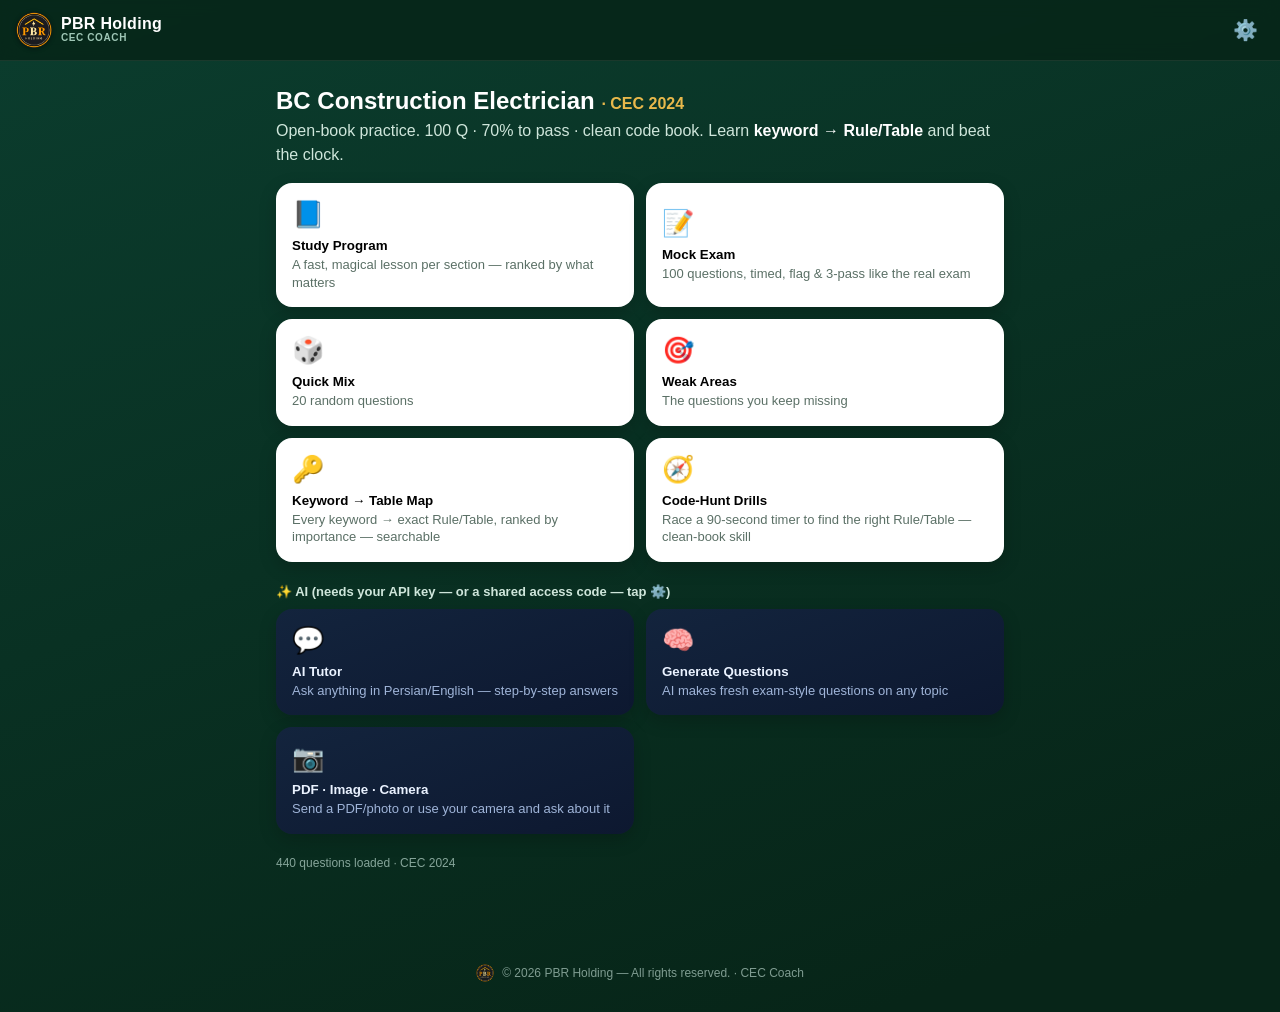
<file: cec-coach/web/index.html>
<!DOCTYPE html>
<html lang="en">
<head>
  <meta charset="UTF-8" />
  <meta name="viewport" content="width=device-width, initial-scale=1.0, maximum-scale=1.0" />
  <meta name="theme-color" content="#0b3d2e" />
  <title>CEC Coach — PBR Holding · BC Construction Electrician (CEC 2024)</title>
  <link rel="manifest" href="manifest.webmanifest?v=39" />
  <link rel="icon" type="image/png" href="favicon.png?v=39" />
  <link rel="apple-touch-icon" href="apple-touch-icon.png?v=39" />
  <meta name="apple-mobile-web-app-capable" content="yes" />
  <meta name="mobile-web-app-capable" content="yes" />
  <meta name="apple-mobile-web-app-title" content="CEC Coach" />
  <link rel="stylesheet" href="styles.css?v=39" />
</head>
<body>
  <header class="topbar">
    <div class="brand" data-home>
      <img src="logo.png?v=39" class="brandlogo" alt="PBR Holding" />
      <span class="brandtxt">PBR Holding<small>CEC Coach</small></span>
    </div>
    <div class="topright">
      <div id="hud" class="hud"></div>
      <button id="gear" class="gear" title="Settings">⚙️</button>
    </div>
  </header>

  <main id="app">
    <!-- HOME -->
    <section id="home" class="screen">
      <h1>BC Construction Electrician <span>· CEC 2024</span></h1>
      <p class="sub">Open-book practice. 100 Q · 70% to pass · clean code book.
        Learn <b>keyword → Rule/Table</b> and beat the clock.</p>

      <div class="cards">
        <button class="card" data-go="plan" hidden>
          <div class="card-ic">📅</div>
          <div class="card-t">Study Plan</div>
          <div class="card-d">Your 6-week · 3h/day plan with a live timer — tells you what to study now</div>
        </button>
        <button class="card" data-go="study">
          <div class="card-ic">📘</div>
          <div class="card-t">Study Program</div>
          <div class="card-d">A fast, magical lesson per section — ranked by what matters</div>
        </button>
        <button class="card" data-mode="section" hidden>
          <div class="card-ic">📚</div>
          <div class="card-t">Practice by Section</div>
          <div class="card-d">Drill one CEC section at a time</div>
        </button>
        <button class="card" data-mode="mock">
          <div class="card-ic">📝</div>
          <div class="card-t">Mock Exam</div>
          <div class="card-d">100 questions, timed, flag &amp; 3-pass like the real exam</div>
        </button>
        <button class="card" data-mode="random">
          <div class="card-ic">🎲</div>
          <div class="card-t">Quick Mix</div>
          <div class="card-d">20 random questions</div>
        </button>
        <button class="card" data-mode="weak">
          <div class="card-ic">🎯</div>
          <div class="card-t">Weak Areas</div>
          <div class="card-d">The questions you keep missing</div>
        </button>
        <button class="card" data-go="keymap">
          <div class="card-ic">🔑</div>
          <div class="card-t">Keyword → Table Map</div>
          <div class="card-d">Every keyword → exact Rule/Table, ranked by importance — searchable</div>
        </button>
        <button class="card" data-go="codehunt">
          <div class="card-ic">🧭</div>
          <div class="card-t">Code-Hunt Drills</div>
          <div class="card-d">Race a 90-second timer to find the right Rule/Table — clean-book skill</div>
        </button>
      </div>

      <div class="ai-row">
        <div class="ai-label">✨ AI (needs your API key — or a shared access code — tap ⚙️)</div>
        <div class="cards">
          <button class="card ai" data-go="tutor">
            <div class="card-ic">💬</div>
            <div class="card-t">AI Tutor</div>
            <div class="card-d">Ask anything in Persian/English — step-by-step answers</div>
          </button>
          <button class="card ai" data-go="generate">
            <div class="card-ic">🧠</div>
            <div class="card-t">Generate Questions</div>
            <div class="card-d">AI makes fresh exam-style questions on any topic</div>
          </button>
          <button class="card ai" data-go="vision">
            <div class="card-ic">📷</div>
            <div class="card-t">PDF · Image · Camera</div>
            <div class="card-d">Send a PDF/photo or use your camera and ask about it</div>
          </button>
        </div>
      </div>

      <div id="stats" class="stats"></div>
      <p class="foot" id="libline"></p>
    </section>

    <!-- SECTION PICKER -->
    <section id="picker" class="screen hidden">
      <button class="back" data-home>← Back</button>
      <h2>Choose a section</h2>
      <div id="sectionList" class="seclist"></div>
    </section>

    <!-- QUIZ -->
    <section id="quiz" class="screen hidden">
      <div class="quizbar">
        <button class="back" data-home>← Quit</button>
        <div class="progress"><div id="bar" class="bar"></div></div>
      </div>
      <div class="qmeta">
        <span id="qcount" class="qchip"></span>
        <span id="qscore" class="qchip score"></span>
        <span id="qtimer" class="qchip" title="Time on this question">⏱ 0:00</span>
        <span id="ttimer" class="qchip" title="Total exam time">🕒 0:00</span>
      </div>

      <div class="qcard">
        <div id="qtags" class="qtags"></div>
        <div id="qtext" class="qtext"></div>
        <div id="banner" class="banner hidden"></div>
        <div id="options" class="options"></div>
      </div>

      <div id="explain" class="explain hidden"></div>

      <div class="rowbtns navbtns">
        <button id="prev" class="ghost">← Prev</button>
        <button id="flag" class="ghost">🚩 Flag</button>
        <button id="next" class="ghost">Next →</button>
      </div>
      <div class="rowbtns">
        <button id="teach" class="primary teachbtn hidden">🧑‍🏫 Teach me · فارسی + English</button>
      </div>
      <div class="rowbtns">
        <button id="finish" class="primary finishbtn">Finish &amp; see score ✓</button>
      </div>
      <p class="foot kbhint">Tip: press <b>A B C D</b> to answer · <b>←</b> / <b>→</b> to move</p>
    </section>

    <!-- RESULTS -->
    <section id="results" class="screen hidden">
      <h2>Session complete</h2>
      <div id="score" class="score"></div>
      <div id="resultActions" class="rowbtns"></div>
      <div id="rdetail" class="rdetail"></div>
      <div id="resultActions2" class="rowbtns"></div>
    </section>

    <!-- STUDY PLAN -->
    <section id="plan" class="screen hidden">
      <button class="back" data-home>← Back</button>
      <h2 id="planTitle">📅 Study Plan — 6 weeks · 3h/day</h2>
      <div id="planLang" class="langtoggle"></div>
      <div class="timecard">
        <div id="timerBig" class="timerbig">0:00</div>
        <div class="timerbtns">
          <button id="timerToggle" class="primary">▶ Start studying</button>
          <button id="timerReset" class="ghost">Reset day</button>
        </div>
      </div>
      <div class="trackgrid">
        <div class="track"><div class="tracklbl">Today</div><div id="trkToday" class="trackval">0h / 3h</div><div class="trackbar"><div id="barToday" class="trackfill"></div></div></div>
        <div class="track"><div class="tracklbl">This week</div><div id="trkWeek" class="trackval">0h / 18h</div><div class="trackbar"><div id="barWeek" class="trackfill"></div></div></div>
        <div class="track"><div class="tracklbl">Total</div><div id="trkTotal" class="trackval">0h / 108h</div><div class="trackbar"><div id="barTotal" class="trackfill"></div></div></div>
      </div>
      <div id="nowTask" class="nowtask"></div>
      <div id="planList" class="planlist"></div>
    </section>

    <!-- CODE-HUNT DRILLS -->
    <section id="codehunt" class="screen hidden">
      <button class="back" data-home>← Back</button>
      <h2 id="chTitle">🧭 Code-Hunt Drills</h2>
      <div id="chLang" class="langtoggle"></div>
      <p id="chIntro" class="sub">A scenario appears + a 90-second timer. Race to find the governing
        Rule/Table in your code book, then reveal to check. Builds clean-book speed.</p>
      <div id="chScore" class="chscore"></div>
      <div class="qcard">
        <div id="chPrompt" class="chprompt"></div>
        <div id="chTimer" class="chtimer">1:30</div>
        <div id="chReveal" class="chrevealbox hidden"></div>
      </div>
      <div class="rowbtns">
        <button id="chShow" class="primary">Reveal location</button>
        <button id="chFound" class="ghost hidden">✅ Found in time</button>
        <button id="chMiss" class="ghost hidden">❌ Missed</button>
      </div>
    </section>

    <!-- STUDY PROGRAM -->
    <section id="study" class="screen hidden">
      <button class="back" data-home>← Back</button>
      <h2>📘 Study Program</h2>
      <p class="sub">One tight, high-yield lesson per section — ordered by how much it
        weighs on the exam. Tap a section to learn the fast way to the answer.</p>
      <div id="studyLang" class="langtoggle"></div>
      <div id="studyList" class="studylist"></div>
    </section>

    <!-- STUDY LESSON -->
    <section id="lesson" class="screen hidden">
      <button class="back" data-study>← All sections</button>
      <div id="lessonLang" class="langtoggle"></div>
      <div id="lessonBody" class="rich"></div>
      <div class="rowbtns lessonbtns">
        <button id="lessonDrill" class="primary">🎯 Drill this section</button>
        <button id="lessonGen" class="ghost">🧠 Make AI questions</button>
        <button id="lessonTeach" class="ghost">🧑‍🏫 Teach me (AI)</button>
      </div>
      <div id="lessonTeachOut"></div>
    </section>

    <!-- KEYWORD MAP -->
    <section id="keymap" class="screen hidden">
      <button class="back" data-home>← Back</button>
      <h2>🔑 Keyword → Table / Rule</h2>
      <p class="sub">See a keyword in a question → jump straight to the right place.
        Type to filter (e.g. <b>motor</b>, <b>conduit</b>, <b>voltage drop</b>).</p>
      <input id="kmSearch" type="text" placeholder="🔎 Search keyword, table, or rule…" />
      <div id="kmList" class="kmlist"></div>
      <p id="kmEmpty" class="foot hidden">No match — try another word.</p>
    </section>

    <!-- AI TUTOR -->
    <section id="tutor" class="screen hidden">
      <button class="back" data-home>← Back</button>
      <h2>💬 AI Tutor</h2>
      <p class="sub">Ask in Persian or English. The tutor knows CEC 2024 and your keyword→table map.</p>
      <div id="chatLang" class="langtoggle"></div>
      <div id="chat" class="chat"></div>
      <div class="composer">
        <textarea id="chatinput" rows="2" placeholder="Type your question… مثلا: سایز کابل برای موتور ۱۰ اسب‌بخار؟"></textarea>
        <button id="chatsend" class="primary">Send</button>
      </div>
    </section>

    <!-- GENERATE -->
    <section id="generate" class="screen hidden">
      <button class="back" data-home>← Back</button>
      <h2>🧠 Generate Questions</h2>
      <p class="sub">AI writes fresh exam-style questions with full keyword→table explanations.</p>
      <label class="fld">Topic / section
        <input id="genTopic" type="text" placeholder="e.g. motor branch conductor sizing, Section 28" />
      </label>
      <label class="fld">How many
        <select id="genCount">
          <option>3</option><option selected>5</option><option>10</option>
        </select>
      </label>
      <button id="genGo" class="primary">Generate &amp; start quiz</button>
      <div id="genStatus" class="status"></div>
    </section>

    <!-- VISION: PDF / IMAGE / CAMERA -->
    <section id="vision" class="screen hidden">
      <button class="back" data-home>← Back</button>
      <h2>📷 PDF · Image · Camera</h2>
      <p class="sub">Attach a PDF or photo (or snap one with your camera), then ask a question about it.</p>
      <div class="attachrow">
        <label class="attachbtn">🖼️ Image / PDF
          <input id="fileInput" type="file" accept="image/*,application/pdf" hidden />
        </label>
        <label class="attachbtn">📸 Camera
          <input id="camInput" type="file" accept="image/*" capture="environment" hidden />
        </label>
      </div>
      <div id="attachPreview" class="attachPreview"></div>
      <label class="fld">Your question
        <textarea id="visionQ" rows="3" placeholder="e.g. What does this table say the ampacity is? این جدول چی میگه؟"></textarea>
      </label>
      <button id="visionGo" class="primary">Ask</button>
      <div id="visionOut" class="explain hidden"></div>
    </section>

    <!-- SETTINGS -->
    <section id="settings" class="screen hidden">
      <button class="back" data-home>← Back</button>
      <h2>⚙️ Settings</h2>
      <p class="foot" style="margin-top:0">برای استفاده از AI، یا کلیدِ شخصیِ خودت را بزن، یا اگر معلمت یک «رمزِ دسترسی» داده، آن را در پایین وارد کن.</p>
      <label class="fld">Anthropic API key (stays on this device only)
        <input id="apiKey" type="password" placeholder="sk-ant-…" />
      </label>
      <label class="fld">Model
        <select id="model">
          <option value="claude-opus-4-8">Opus 4.8 — smartest (recommended)</option>
          <option value="claude-sonnet-4-6">Sonnet 4.6 — cheaper</option>
          <option value="claude-haiku-4-5">Haiku 4.5 — cheapest</option>
        </select>
      </label>

      <h3 style="color:#fff;margin-top:18px">👥 Shared access (no key needed)</h3>
      <label class="fld">Access code — رمزِ دسترسی (از معلمت بگیر)
        <input id="accessCode" type="text" placeholder="مثلاً pbr-2026" />
      </label>
      <label class="fld">Shared AI server URL (اختیاری — اگر در اپ از قبل تنظیم نشده باشد)
        <input id="proxyUrl" type="text" placeholder="https://…workers.dev" />
      </label>

      <button id="saveKey" class="primary">Save</button>
      <div id="keyStatus" class="status"></div>

      <h3 style="color:#fff;margin-top:22px">🔊 Read-aloud</h3>
      <label class="fld">Voice (choose the most natural one on your device)
        <select id="ttsVoice"></select>
      </label>
      <label class="fld">Speed: <span id="ttsRateVal">0.55×</span>
        <input id="ttsRate" type="range" min="0.4" max="1" step="0.05" value="0.55" />
      </label>
      <button id="ttsTest" class="ghost">🔊 Test the voice</button>
      <p class="foot">Tip: on Android, “Google” voices sound the most natural; on iPhone use Settings → Accessibility → Spoken Content → Voices to download an Enhanced/Canada English voice. کلید فقط روی همین دستگاه ذخیره می‌شود.</p>
    </section>
  </main>

  <footer class="copyright">
    <img src="logo.png?v=39" class="cpright-logo" alt="" />
    © 2026 PBR Holding — All rights reserved. · CEC Coach
  </footer>

  <script src="questions.js?v=39"></script>
  <script src="study.js?v=39"></script>
  <script src="app.js?v=39"></script>
</body>
</html>
</file>
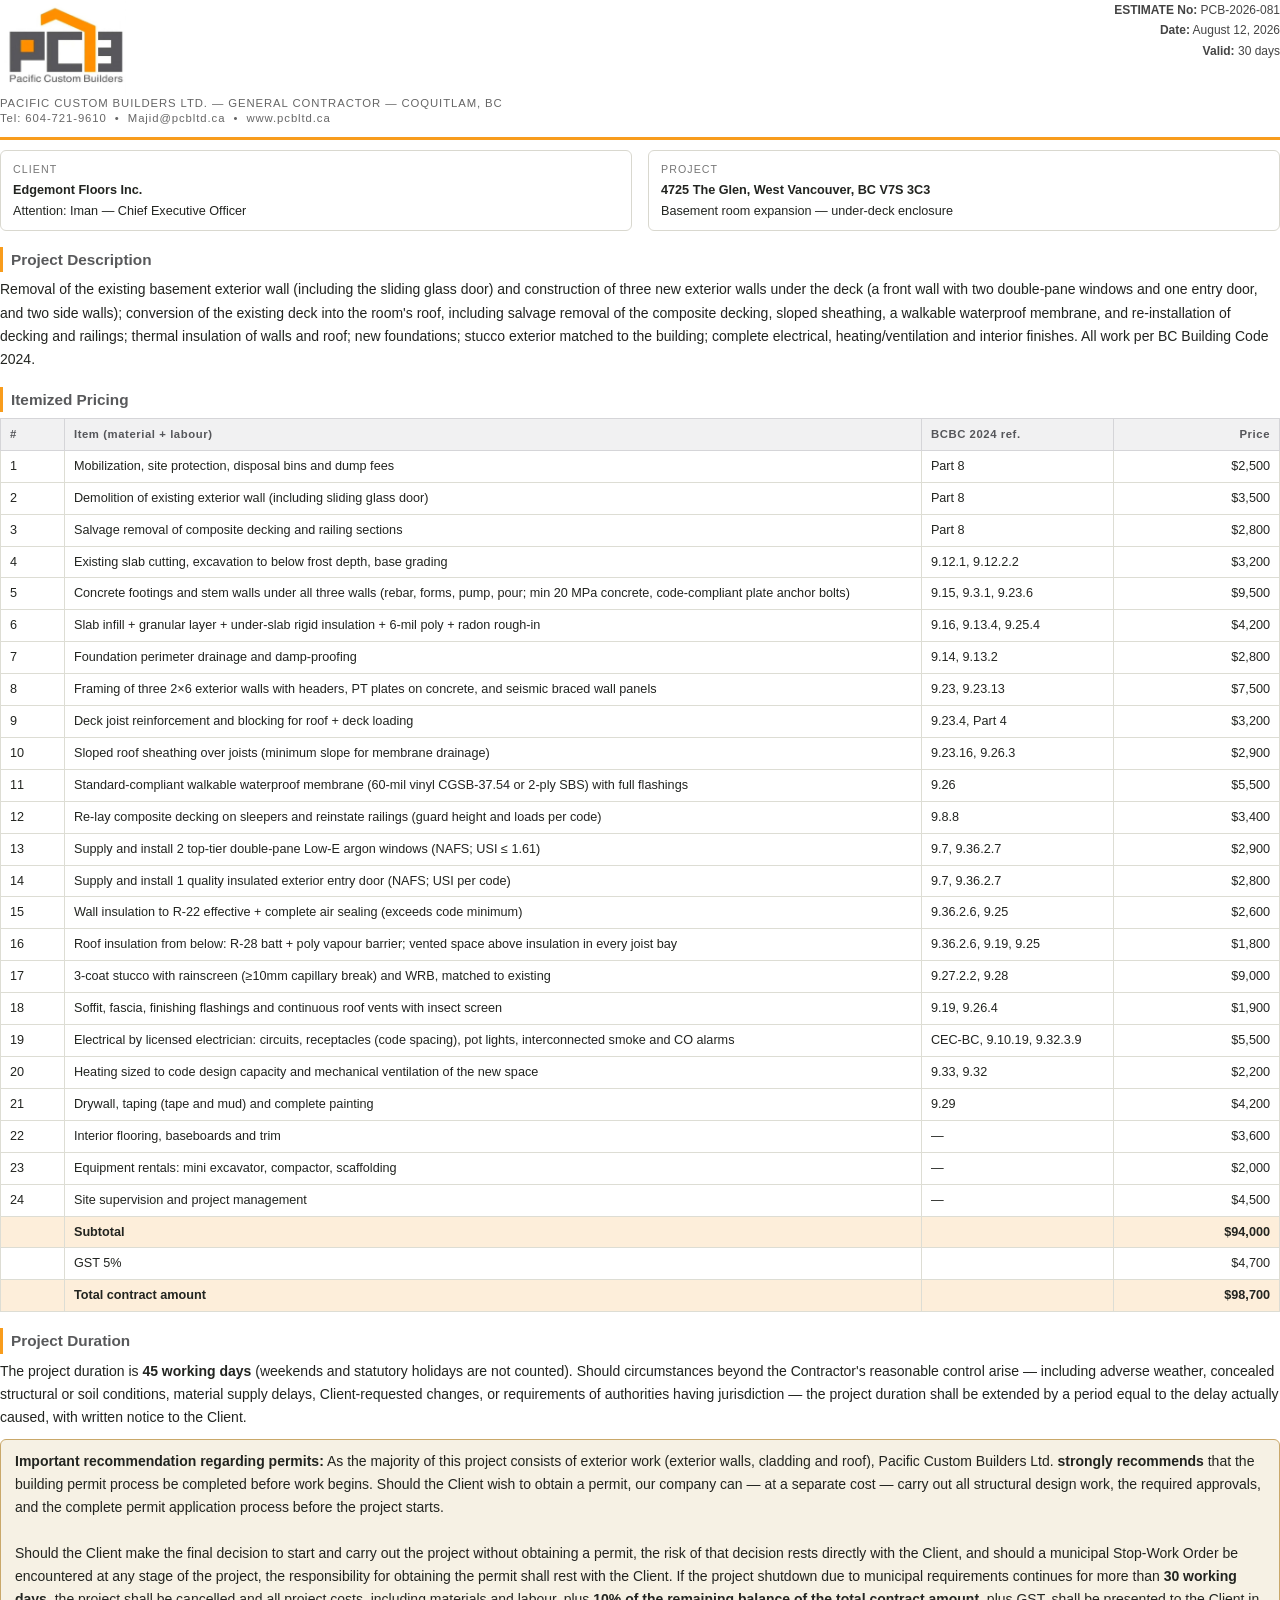
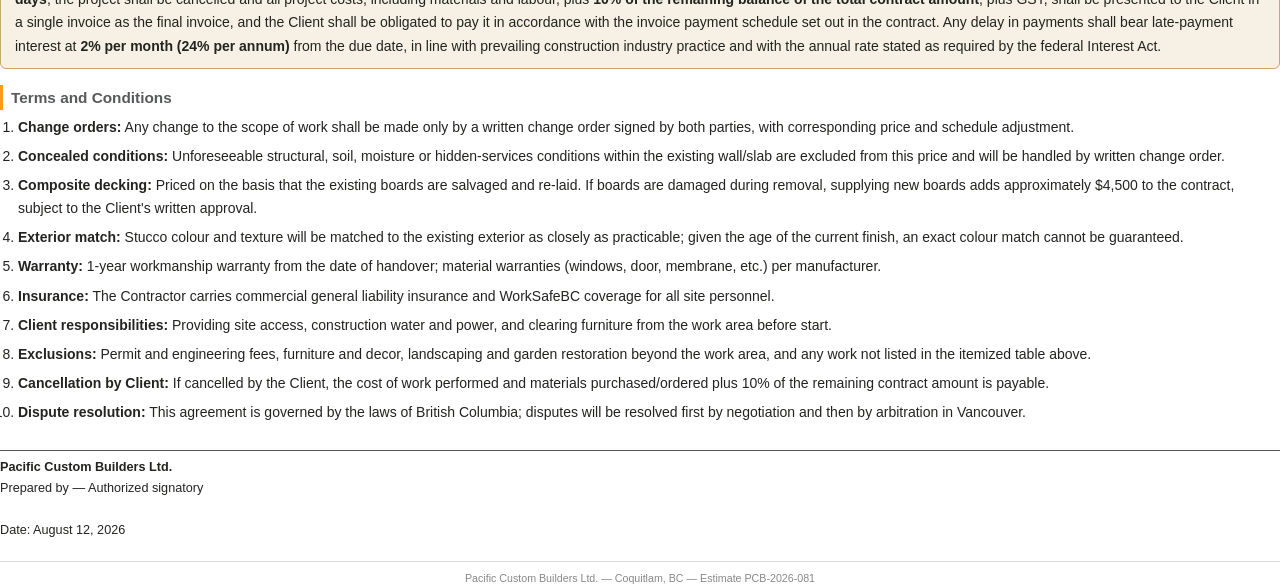
<file: estimates/pcb-estimate-en.html>
<!DOCTYPE html>
<html lang="en">
<head>
<meta charset="utf-8">
<title>Estimate — Pacific Custom Builders Ltd.</title>
<style>
  @page { size: Letter; margin: 18mm 15mm 18mm 15mm; }
  * { box-sizing: border-box; }
  body { font-family: "Vazirmatn", "Segoe UI", Arial, sans-serif; color: #222420; font-size: 10.5pt; line-height: 1.65; margin: 0; }
  .letterhead { display: flex; justify-content: space-between; align-items: flex-start; border-bottom: 3px solid #f89c1c; padding-bottom: 12px; }
  .co { font-size: 17pt; font-weight: 800; color: #58595b; line-height: 1.3; }
  .co small { display: block; font-size: 8.5pt; font-weight: 400; color: #666; letter-spacing: .08em; }
  .docmeta { text-align: right; font-size: 9pt; color: #444; line-height: 1.7; }
  h2 { font-size: 11.5pt; color: #58595b; margin: 16px 0 6px; border-left: 3.5px solid #f89c1c; padding-left: 8px; }
  p { margin: 0 0 8px; }
  .parties { display: flex; gap: 16px; margin: 10px 0 4px; }
  .party { flex: 1; border: 1px solid #d9d8cf; border-radius: 6px; padding: 8px 12px; font-size: 9.5pt; }
  .party .lbl { font-size: 8pt; color: #777; letter-spacing: .1em; }
  .party .name { font-weight: 700; }
  table { border-collapse: collapse; width: 100%; font-size: 9.5pt; }
  th { background: #f1f1f2; color: #55565a; font-size: 8.5pt; letter-spacing: .05em; text-align: left; padding: 6px 9px; border: 1px solid #d5d5d8; }
  td { padding: 5px 9px; border: 1px solid #ddddd4; vertical-align: top; }
  td.num, th.num { text-align: right; white-space: nowrap; font-variant-numeric: tabular-nums; }
  tr.sum td { font-weight: 800; background: #fdeeda; }
  .terms li { margin-bottom: 6px; }
  .terms { padding-left: 18px; margin: 4px 0 8px; }
  .warnbox { background: #f6f1e4; border: 1px solid #c9a86a; border-radius: 6px; padding: 10px 14px; margin: 10px 0; }
  .sig { display: flex; gap: 30px; margin-top: 26px; page-break-inside: avoid; }
  .sigbox { flex: 1; border-top: 1px solid #555; padding-top: 6px; font-size: 9.5pt; }
  .foot { margin-top: 20px; font-size: 8pt; color: #888; text-align: center; border-top: 1px solid #ddd; padding-top: 8px; }
  .avoid-break { page-break-inside: avoid; }
</style>
</head>
<body>

<div class="letterhead">
  <div class="co">
    <img src="[data-uri]" alt="Pacific Custom Builders" style="height:96px; display:block;">
    <small>PACIFIC CUSTOM BUILDERS LTD. — GENERAL CONTRACTOR — COQUITLAM, BC</small>
    <small>Tel: 604-721-9610 &nbsp;•&nbsp; Majid@pcbltd.ca &nbsp;•&nbsp; www.pcbltd.ca</small>
  </div>
  <div class="docmeta">
    <strong>ESTIMATE No:</strong> PCB-2026-081<br>
    <strong>Date:</strong> August 12, 2026<br>
    <strong>Valid:</strong> 30 days
  </div>
</div>

<div class="parties">
  <div class="party"><span class="lbl">CLIENT</span><br>
    <span class="name">Edgemont Floors Inc.</span><br>
    Attention: Iman — Chief Executive Officer
  </div>
  <div class="party"><span class="lbl">PROJECT</span><br>
    <span class="name">4725 The Glen, West Vancouver, BC V7S 3C3</span><br>
    Basement room expansion — under-deck enclosure
  </div>
</div>

<h2>Project Description</h2>
<p>Removal of the existing basement exterior wall (including the sliding glass door) and construction of three new exterior walls under the deck (a front wall with two double-pane windows and one entry door, and two side walls); conversion of the existing deck into the room's roof, including salvage removal of the composite decking, sloped sheathing, a walkable waterproof membrane, and re-installation of decking and railings; thermal insulation of walls and roof; new foundations; stucco exterior matched to the building; complete electrical, heating/ventilation and interior finishes. All work per BC Building Code 2024.</p>

<h2>Itemized Pricing</h2>
<table>
  <tr><th style="width:5%">#</th><th>Item (material + labour)</th><th style="width:15%">BCBC 2024 ref.</th><th class="num" style="width:13%">Price</th></tr>
  <tr><td>1</td><td>Mobilization, site protection, disposal bins and dump fees</td><td>Part 8</td><td class="num">$2,500</td></tr>
  <tr><td>2</td><td>Demolition of existing exterior wall (including sliding glass door)</td><td>Part 8</td><td class="num">$3,500</td></tr>
  <tr><td>3</td><td>Salvage removal of composite decking and railing sections</td><td>Part 8</td><td class="num">$2,800</td></tr>
  <tr><td>4</td><td>Existing slab cutting, excavation to below frost depth, base grading</td><td>9.12.1, 9.12.2.2</td><td class="num">$3,200</td></tr>
  <tr><td>5</td><td>Concrete footings and stem walls under all three walls (rebar, forms, pump, pour; min 20 MPa concrete, code-compliant plate anchor bolts)</td><td>9.15, 9.3.1, 9.23.6</td><td class="num">$9,500</td></tr>
  <tr><td>6</td><td>Slab infill + granular layer + under-slab rigid insulation + 6-mil poly + radon rough-in</td><td>9.16, 9.13.4, 9.25.4</td><td class="num">$4,200</td></tr>
  <tr><td>7</td><td>Foundation perimeter drainage and damp-proofing</td><td>9.14, 9.13.2</td><td class="num">$2,800</td></tr>
  <tr><td>8</td><td>Framing of three 2×6 exterior walls with headers, PT plates on concrete, and seismic braced wall panels</td><td>9.23, 9.23.13</td><td class="num">$7,500</td></tr>
  <tr><td>9</td><td>Deck joist reinforcement and blocking for roof + deck loading</td><td>9.23.4, Part 4</td><td class="num">$3,200</td></tr>
  <tr><td>10</td><td>Sloped roof sheathing over joists (minimum slope for membrane drainage)</td><td>9.23.16, 9.26.3</td><td class="num">$2,900</td></tr>
  <tr><td>11</td><td>Standard-compliant walkable waterproof membrane (60-mil vinyl CGSB-37.54 or 2-ply SBS) with full flashings</td><td>9.26</td><td class="num">$5,500</td></tr>
  <tr><td>12</td><td>Re-lay composite decking on sleepers and reinstate railings (guard height and loads per code)</td><td>9.8.8</td><td class="num">$3,400</td></tr>
  <tr><td>13</td><td>Supply and install 2 top-tier double-pane Low-E argon windows (NAFS; USI ≤ 1.61)</td><td>9.7, 9.36.2.7</td><td class="num">$2,900</td></tr>
  <tr><td>14</td><td>Supply and install 1 quality insulated exterior entry door (NAFS; USI per code)</td><td>9.7, 9.36.2.7</td><td class="num">$2,800</td></tr>
  <tr><td>15</td><td>Wall insulation to R-22 effective + complete air sealing (exceeds code minimum)</td><td>9.36.2.6, 9.25</td><td class="num">$2,600</td></tr>
  <tr><td>16</td><td>Roof insulation from below: R-28 batt + poly vapour barrier; vented space above insulation in every joist bay</td><td>9.36.2.6, 9.19, 9.25</td><td class="num">$1,800</td></tr>
  <tr><td>17</td><td>3-coat stucco with rainscreen (≥10mm capillary break) and WRB, matched to existing</td><td>9.27.2.2, 9.28</td><td class="num">$9,000</td></tr>
  <tr><td>18</td><td>Soffit, fascia, finishing flashings and continuous roof vents with insect screen</td><td>9.19, 9.26.4</td><td class="num">$1,900</td></tr>
  <tr><td>19</td><td>Electrical by licensed electrician: circuits, receptacles (code spacing), pot lights, interconnected smoke and CO alarms</td><td>CEC-BC, 9.10.19, 9.32.3.9</td><td class="num">$5,500</td></tr>
  <tr><td>20</td><td>Heating sized to code design capacity and mechanical ventilation of the new space</td><td>9.33, 9.32</td><td class="num">$2,200</td></tr>
  <tr><td>21</td><td>Drywall, taping (tape and mud) and complete painting</td><td>9.29</td><td class="num">$4,200</td></tr>
  <tr><td>22</td><td>Interior flooring, baseboards and trim</td><td>—</td><td class="num">$3,600</td></tr>
  <tr><td>23</td><td>Equipment rentals: mini excavator, compactor, scaffolding</td><td>—</td><td class="num">$2,000</td></tr>
  <tr><td>24</td><td>Site supervision and project management</td><td>—</td><td class="num">$4,500</td></tr>
  <tr class="sum"><td></td><td>Subtotal</td><td></td><td class="num">$94,000</td></tr>
  <tr><td></td><td>GST 5%</td><td></td><td class="num">$4,700</td></tr>
  <tr class="sum"><td></td><td><strong>Total contract amount</strong></td><td></td><td class="num"><strong>$98,700</strong></td></tr>
</table>


<h2>Project Duration</h2>
<p>The project duration is <strong>45 working days</strong> (weekends and statutory holidays are not counted). Should circumstances beyond the Contractor's reasonable control arise — including adverse weather, concealed structural or soil conditions, material supply delays, Client-requested changes, or requirements of authorities having jurisdiction — the project duration shall be extended by a period equal to the delay actually caused, with written notice to the Client.</p>

<div class="warnbox avoid-break">
<strong>Important recommendation regarding permits:</strong> As the majority of this project consists of exterior work (exterior walls, cladding and roof), Pacific Custom Builders Ltd. <strong>strongly recommends</strong> that the building permit process be completed before work begins. Should the Client wish to obtain a permit, our company can — at a separate cost — carry out all structural design work, the required approvals, and the complete permit application process before the project starts.
<br><br>
Should the Client make the final decision to start and carry out the project without obtaining a permit, the risk of that decision rests directly with the Client, and should a municipal Stop-Work Order be encountered at any stage of the project, the responsibility for obtaining the permit shall rest with the Client. If the project shutdown due to municipal requirements continues for more than <strong>30 working days</strong>, the project shall be cancelled and all project costs, including materials and labour, plus <strong>10% of the remaining balance of the total contract amount</strong>, plus GST, shall be presented to the Client in a single invoice as the final invoice, and the Client shall be obligated to pay it in accordance with the invoice payment schedule set out in the contract. Any delay in payments shall bear late-payment interest at <strong>2% per month (24% per annum)</strong> from the due date, in line with prevailing construction industry practice and with the annual rate stated as required by the federal Interest Act.
</div>

<h2>Terms and Conditions</h2>
<ol class="terms">
  <li><strong>Change orders:</strong> Any change to the scope of work shall be made only by a written change order signed by both parties, with corresponding price and schedule adjustment.</li>
  <li><strong>Concealed conditions:</strong> Unforeseeable structural, soil, moisture or hidden-services conditions within the existing wall/slab are excluded from this price and will be handled by written change order.</li>
  <li><strong>Composite decking:</strong> Priced on the basis that the existing boards are salvaged and re-laid. If boards are damaged during removal, supplying new boards adds approximately $4,500 to the contract, subject to the Client's written approval.</li>
  <li><strong>Exterior match:</strong> Stucco colour and texture will be matched to the existing exterior as closely as practicable; given the age of the current finish, an exact colour match cannot be guaranteed.</li>
  <li><strong>Warranty:</strong> 1-year workmanship warranty from the date of handover; material warranties (windows, door, membrane, etc.) per manufacturer.</li>
  <li><strong>Insurance:</strong> The Contractor carries commercial general liability insurance and WorkSafeBC coverage for all site personnel.</li>
  <li><strong>Client responsibilities:</strong> Providing site access, construction water and power, and clearing furniture from the work area before start.</li>
  <li><strong>Exclusions:</strong> Permit and engineering fees, furniture and decor, landscaping and garden restoration beyond the work area, and any work not listed in the itemized table above.</li>
  <li><strong>Cancellation by Client:</strong> If cancelled by the Client, the cost of work performed and materials purchased/ordered plus 10% of the remaining contract amount is payable.</li>
  <li><strong>Dispute resolution:</strong> This agreement is governed by the laws of British Columbia; disputes will be resolved first by negotiation and then by arbitration in Vancouver.</li>
</ol>

<div class="sig">
  <div class="sigbox"><strong>Pacific Custom Builders Ltd.</strong><br>Prepared by — Authorized signatory<br><br>Date: August 12, 2026</div>
</div>

<div class="foot">Pacific Custom Builders Ltd. — Coquitlam, BC — Estimate PCB-2026-081</div>

</body>
</html>
</file>
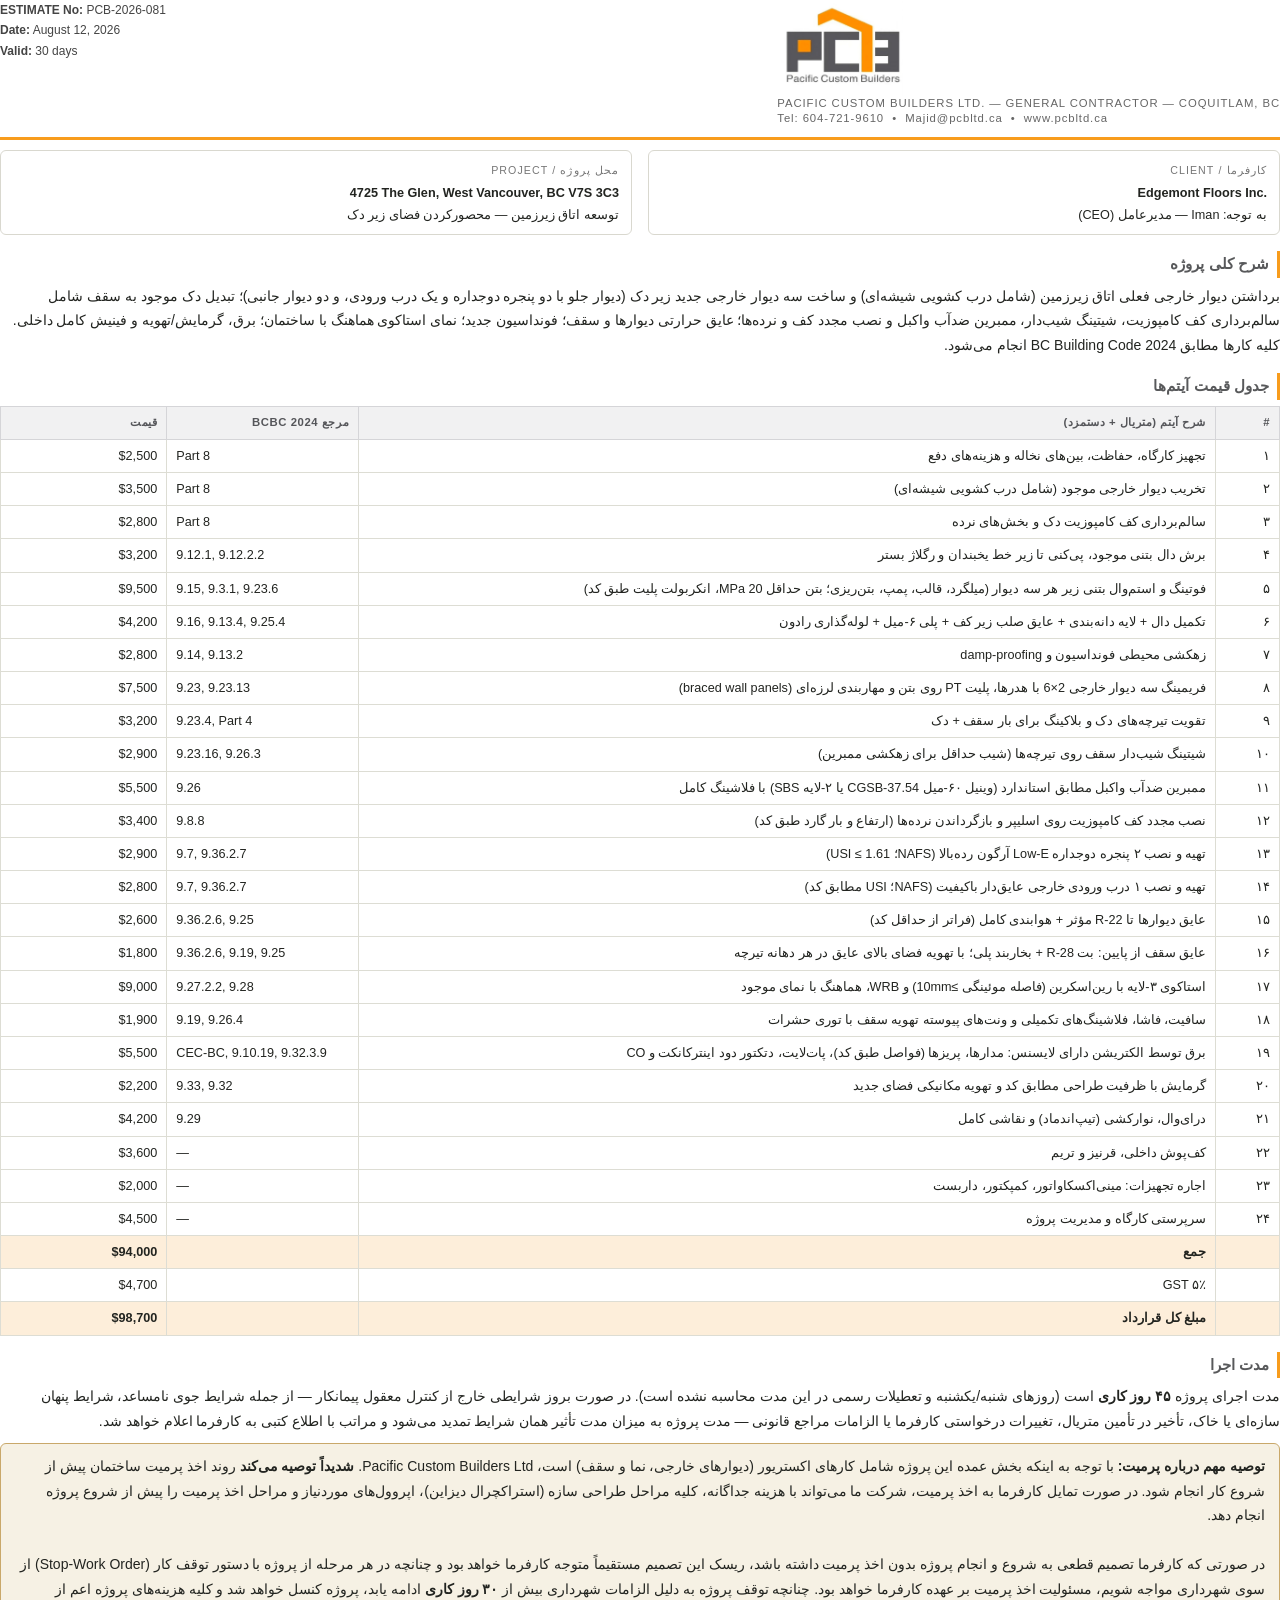
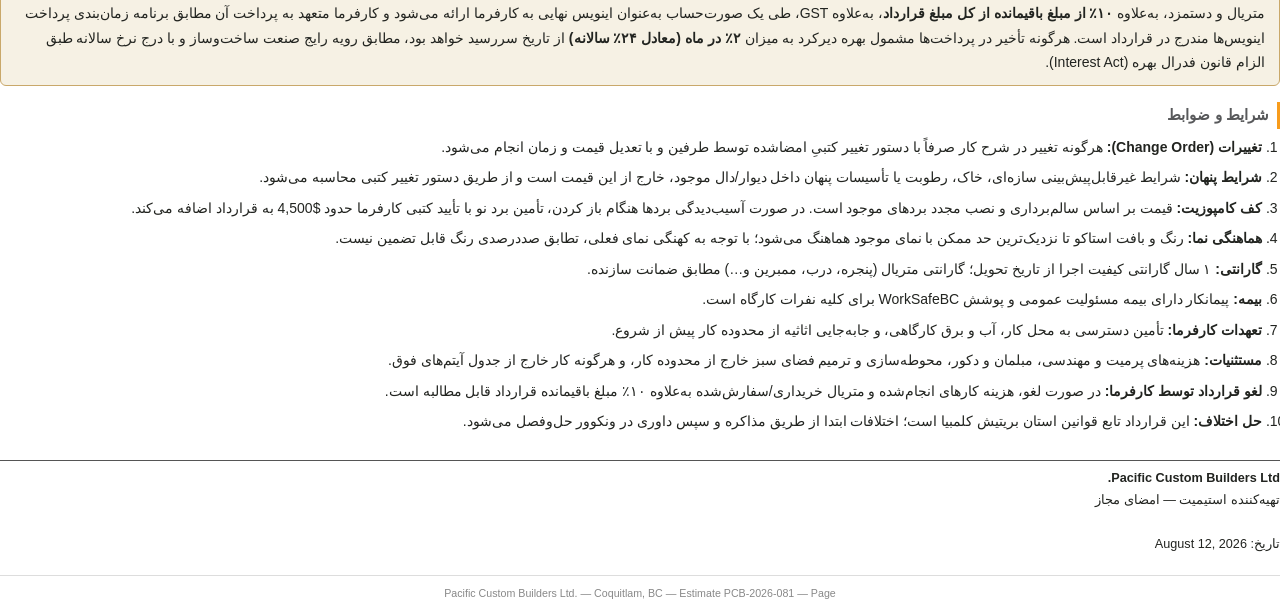
<file: estimates/pcb-estimate-fa.html>
<!DOCTYPE html>
<html lang="fa" dir="rtl">
<head>
<meta charset="utf-8">
<title>Estimate — Pacific Custom Builders Ltd.</title>
<style>
  @page { size: Letter; margin: 18mm 15mm 18mm 15mm; }
  * { box-sizing: border-box; }
  body { font-family: "Vazirmatn", sans-serif; color: #222420; font-size: 10.5pt; line-height: 1.75; margin: 0; }
  .letterhead { display: flex; justify-content: space-between; align-items: flex-start; border-bottom: 3px solid #f89c1c; padding-bottom: 12px; }
  .co { font-size: 17pt; font-weight: 800; color: #58595b; direction: ltr; text-align: left; line-height: 1.3; }
  .co small { display: block; font-size: 8.5pt; font-weight: 400; color: #666; letter-spacing: .08em; }
  .docmeta { text-align: left; direction: ltr; font-size: 9pt; color: #444; line-height: 1.7; }
  h1 { font-size: 14pt; margin: 16px 0 4px; }
  h2 { font-size: 11.5pt; color: #58595b; margin: 16px 0 6px; border-right: 3.5px solid #f89c1c; padding-right: 8px; }
  p { margin: 0 0 8px; }
  .parties { display: flex; gap: 16px; margin: 10px 0 4px; }
  .party { flex: 1; border: 1px solid #d9d8cf; border-radius: 6px; padding: 8px 12px; font-size: 9.5pt; }
  .party .lbl { font-size: 8pt; color: #777; letter-spacing: .1em; }
  .party .name { font-weight: 700; direction: ltr; unicode-bidi: isolate; display: inline-block; }
  table { border-collapse: collapse; width: 100%; font-size: 9.5pt; }
  th { background: #f1f1f2; color: #55565a; font-size: 8.5pt; letter-spacing: .05em; text-align: right; padding: 6px 9px; border: 1px solid #d5d5d8; }
  td { padding: 5px 9px; border: 1px solid #ddddd4; vertical-align: top; }
  td.num, th.num { direction: ltr; text-align: right; white-space: nowrap; font-variant-numeric: tabular-nums; }
  tr.sum td { font-weight: 800; background: #fdeeda; }
  .terms li { margin-bottom: 6px; }
  .terms { padding-right: 18px; margin: 4px 0 8px; }
  .warnbox { background: #f6f1e4; border: 1px solid #c9a86a; border-radius: 6px; padding: 10px 14px; margin: 10px 0; }
  .sig { display: flex; gap: 30px; margin-top: 26px; page-break-inside: avoid; }
  .sigbox { flex: 1; border-top: 1px solid #555; padding-top: 6px; font-size: 9.5pt; }
  .foot { margin-top: 20px; font-size: 8pt; color: #888; text-align: center; border-top: 1px solid #ddd; padding-top: 8px; direction: ltr; }
  .avoid-break { page-break-inside: avoid; }
</style>
</head>
<body>

<div class="letterhead">
  <div class="co">
    <img src="[data-uri]" alt="Pacific Custom Builders" style="height:96px; display:block;">
    <small>PACIFIC CUSTOM BUILDERS LTD. — GENERAL CONTRACTOR — COQUITLAM, BC</small>
    <small>Tel: 604-721-9610 &nbsp;•&nbsp; Majid@pcbltd.ca &nbsp;•&nbsp; www.pcbltd.ca</small>
  </div>
  <div class="docmeta">
    <strong>ESTIMATE No:</strong> PCB-2026-081<br>
    <strong>Date:</strong> August 12, 2026<br>
    <strong>Valid:</strong> 30 days
  </div>
</div>

<div class="parties">
  <div class="party"><span class="lbl">کارفرما / CLIENT</span><br>
    <span class="name">Edgemont Floors Inc.</span><br>
    به توجه: Iman — مدیرعامل (CEO)
  </div>
  <div class="party"><span class="lbl">محل پروژه / PROJECT</span><br>
    <span class="name">4725 The Glen, West Vancouver, BC V7S 3C3</span><br>
    توسعه اتاق زیرزمین — محصورکردن فضای زیر دک
  </div>
</div>

<h2>شرح کلی پروژه</h2>
<p>برداشتن دیوار خارجی فعلی اتاق زیرزمین (شامل درب کشویی شیشه‌ای) و ساخت سه دیوار خارجی جدید زیر دک (دیوار جلو با دو پنجره دوجداره و یک درب ورودی، و دو دیوار جانبی)؛ تبدیل دک موجود به سقف شامل سالم‌برداری کف کامپوزیت، شیتینگ شیب‌دار، ممبرین ضدآب واکبل و نصب مجدد کف و نرده‌ها؛ عایق حرارتی دیوارها و سقف؛ فونداسیون جدید؛ نمای استاکوی هماهنگ با ساختمان؛ برق، گرمایش/تهویه و فینیش کامل داخلی. کلیه کارها مطابق <span dir="ltr">BC Building Code 2024</span> انجام می‌شود.</p>

<h2>جدول قیمت آیتم‌ها</h2>
<table>
  <tr><th style="width:5%">#</th><th>شرح آیتم (متریال + دستمزد)</th><th style="width:15%">مرجع BCBC 2024</th><th class="num" style="width:13%">قیمت</th></tr>
  <tr><td>۱</td><td>تجهیز کارگاه، حفاظت، بین‌های نخاله و هزینه‌های دفع</td><td dir="ltr">Part 8</td><td class="num">$2,500</td></tr>
  <tr><td>۲</td><td>تخریب دیوار خارجی موجود (شامل درب کشویی شیشه‌ای)</td><td dir="ltr">Part 8</td><td class="num">$3,500</td></tr>
  <tr><td>۳</td><td>سالم‌برداری کف کامپوزیت دک و بخش‌های نرده</td><td dir="ltr">Part 8</td><td class="num">$2,800</td></tr>
  <tr><td>۴</td><td>برش دال بتنی موجود، پی‌کنی تا زیر خط یخبندان و رگلاژ بستر</td><td dir="ltr">9.12.1, 9.12.2.2</td><td class="num">$3,200</td></tr>
  <tr><td>۵</td><td>فوتینگ و استم‌وال بتنی زیر هر سه دیوار (میلگرد، قالب، پمپ، بتن‌ریزی؛ بتن حداقل 20 MPa، انکربولت پلیت طبق کد)</td><td dir="ltr">9.15, 9.3.1, 9.23.6</td><td class="num">$9,500</td></tr>
  <tr><td>۶</td><td>تکمیل دال + لایه دانه‌بندی + عایق صلب زیر کف + پلی ۶-میل + لوله‌گذاری رادون</td><td dir="ltr">9.16, 9.13.4, 9.25.4</td><td class="num">$4,200</td></tr>
  <tr><td>۷</td><td>زهکشی محیطی فونداسیون و damp-proofing</td><td dir="ltr">9.14, 9.13.2</td><td class="num">$2,800</td></tr>
  <tr><td>۸</td><td>فریمینگ سه دیوار خارجی 2×6 با هدرها، پلیت PT روی بتن و مهاربندی لرزه‌ای (braced wall panels)</td><td dir="ltr">9.23, 9.23.13</td><td class="num">$7,500</td></tr>
  <tr><td>۹</td><td>تقویت تیرچه‌های دک و بلاکینگ برای بار سقف + دک</td><td dir="ltr">9.23.4, Part 4</td><td class="num">$3,200</td></tr>
  <tr><td>۱۰</td><td>شیتینگ شیب‌دار سقف روی تیرچه‌ها (شیب حداقل برای زهکشی ممبرین)</td><td dir="ltr">9.23.16, 9.26.3</td><td class="num">$2,900</td></tr>
  <tr><td>۱۱</td><td>ممبرین ضدآب واکبل مطابق استاندارد (وینیل ۶۰-میل CGSB-37.54 یا ۲-لایه SBS) با فلاشینگ کامل</td><td dir="ltr">9.26</td><td class="num">$5,500</td></tr>
  <tr><td>۱۲</td><td>نصب مجدد کف کامپوزیت روی اسلیپر و بازگرداندن نرده‌ها (ارتفاع و بار گارد طبق کد)</td><td dir="ltr">9.8.8</td><td class="num">$3,400</td></tr>
  <tr><td>۱۳</td><td>تهیه و نصب ۲ پنجره دوجداره Low-E آرگون رده‌بالا (NAFS؛ USI ≤ 1.61)</td><td dir="ltr">9.7, 9.36.2.7</td><td class="num">$2,900</td></tr>
  <tr><td>۱۴</td><td>تهیه و نصب ۱ درب ورودی خارجی عایق‌دار باکیفیت (NAFS؛ USI مطابق کد)</td><td dir="ltr">9.7, 9.36.2.7</td><td class="num">$2,800</td></tr>
  <tr><td>۱۵</td><td>عایق دیوارها تا R-22 مؤثر + هوابندی کامل (فراتر از حداقل کد)</td><td dir="ltr">9.36.2.6, 9.25</td><td class="num">$2,600</td></tr>
  <tr><td>۱۶</td><td>عایق سقف از پایین: بت R-28 + بخاربند پلی؛ با تهویه فضای بالای عایق در هر دهانه تیرچه</td><td dir="ltr">9.36.2.6, 9.19, 9.25</td><td class="num">$1,800</td></tr>
  <tr><td>۱۷</td><td>استاکوی ۳-لایه با رین‌اسکرین (فاصله موئینگی ≥10mm) و WRB، هماهنگ با نمای موجود</td><td dir="ltr">9.27.2.2, 9.28</td><td class="num">$9,000</td></tr>
  <tr><td>۱۸</td><td>سافیت، فاشا، فلاشینگ‌های تکمیلی و ونت‌های پیوسته تهویه سقف با توری حشرات</td><td dir="ltr">9.19, 9.26.4</td><td class="num">$1,900</td></tr>
  <tr><td>۱۹</td><td>برق توسط الکتریشن دارای لایسنس: مدارها، پریزها (فواصل طبق کد)، پات‌لایت، دتکتور دود اینترکانکت و CO</td><td dir="ltr">CEC-BC, 9.10.19, 9.32.3.9</td><td class="num">$5,500</td></tr>
  <tr><td>۲۰</td><td>گرمایش با ظرفیت طراحی مطابق کد و تهویه مکانیکی فضای جدید</td><td dir="ltr">9.33, 9.32</td><td class="num">$2,200</td></tr>
  <tr><td>۲۱</td><td>درای‌وال، نوارکشی (تیپ‌اندماد) و نقاشی کامل</td><td dir="ltr">9.29</td><td class="num">$4,200</td></tr>
  <tr><td>۲۲</td><td>کف‌پوش داخلی، قرنیز و تریم</td><td dir="ltr">—</td><td class="num">$3,600</td></tr>
  <tr><td>۲۳</td><td>اجاره تجهیزات: مینی‌اکسکاواتور، کمپکتور، داربست</td><td dir="ltr">—</td><td class="num">$2,000</td></tr>
  <tr><td>۲۴</td><td>سرپرستی کارگاه و مدیریت پروژه</td><td dir="ltr">—</td><td class="num">$4,500</td></tr>
  <tr class="sum"><td></td><td>جمع</td><td></td><td class="num">$94,000</td></tr>
  <tr><td></td><td>GST ۵٪</td><td></td><td class="num">$4,700</td></tr>
  <tr class="sum"><td></td><td><strong>مبلغ کل قرارداد</strong></td><td></td><td class="num"><strong>$98,700</strong></td></tr>
</table>


<h2>مدت اجرا</h2>
<p>مدت اجرای پروژه <strong>۴۵ روز کاری</strong> است (روزهای شنبه/یکشنبه و تعطیلات رسمی در این مدت محاسبه نشده است). در صورت بروز شرایطی خارج از کنترل معقول پیمانکار — از جمله شرایط جوی نامساعد، شرایط پنهان سازه‌ای یا خاک، تأخیر در تأمین متریال، تغییرات درخواستی کارفرما یا الزامات مراجع قانونی — مدت پروژه به میزان مدت تأثیر همان شرایط تمدید می‌شود و مراتب با اطلاع کتبی به کارفرما اعلام خواهد شد.</p>

<div class="warnbox avoid-break">
<strong>توصیه مهم درباره پرمیت:</strong> با توجه به اینکه بخش عمده این پروژه شامل کارهای اکستریور (دیوارهای خارجی، نما و سقف) است، Pacific Custom Builders Ltd. <strong>شدیداً توصیه می‌کند</strong> روند اخذ پرمیت ساختمان پیش از شروع کار انجام شود. در صورت تمایل کارفرما به اخذ پرمیت، شرکت ما می‌تواند با هزینه جداگانه، کلیه مراحل طراحی سازه (استراکچرال دیزاین)، اپروول‌های موردنیاز و مراحل اخذ پرمیت را پیش از شروع پروژه انجام دهد.
<br><br>
در صورتی که کارفرما تصمیم قطعی به شروع و انجام پروژه بدون اخذ پرمیت داشته باشد، ریسک این تصمیم مستقیماً متوجه کارفرما خواهد بود و چنانچه در هر مرحله از پروژه با دستور توقف کار (Stop-Work Order) از سوی شهرداری مواجه شویم، مسئولیت اخذ پرمیت بر عهده کارفرما خواهد بود. چنانچه توقف پروژه به دلیل الزامات شهرداری بیش از <strong>۳۰ روز کاری</strong> ادامه یابد، پروژه کنسل خواهد شد و کلیه هزینه‌های پروژه اعم از متریال و دستمزد، به‌علاوه <strong>۱۰٪ از مبلغ باقیمانده از کل مبلغ قرارداد</strong>، به‌علاوه GST، طی یک صورت‌حساب به‌عنوان اینویس نهایی به کارفرما ارائه می‌شود و کارفرما متعهد به پرداخت آن مطابق برنامه زمان‌بندی پرداخت اینویس‌ها مندرج در قرارداد است. هرگونه تأخیر در پرداخت‌ها مشمول بهره دیرکرد به میزان <strong>۲٪ در ماه (معادل ۲۴٪ سالانه)</strong> از تاریخ سررسید خواهد بود، مطابق رویه رایج صنعت ساخت‌وساز و با درج نرخ سالانه طبق الزام قانون فدرال بهره (Interest Act).
</div>

<h2>شرایط و ضوابط</h2>
<ol class="terms">
  <li><strong>تغییرات (Change Order):</strong> هرگونه تغییر در شرح کار صرفاً با دستور تغییر کتبیِ امضاشده توسط طرفین و با تعدیل قیمت و زمان انجام می‌شود.</li>
  <li><strong>شرایط پنهان:</strong> شرایط غیرقابل‌پیش‌بینی سازه‌ای، خاک، رطوبت یا تأسیسات پنهان داخل دیوار/دال موجود، خارج از این قیمت است و از طریق دستور تغییر کتبی محاسبه می‌شود.</li>
  <li><strong>کف کامپوزیت:</strong> قیمت بر اساس سالم‌برداری و نصب مجدد بردهای موجود است. در صورت آسیب‌دیدگی بردها هنگام باز کردن، تأمین برد نو با تأیید کتبی کارفرما حدود $4,500 به قرارداد اضافه می‌کند.</li>
  <li><strong>هماهنگی نما:</strong> رنگ و بافت استاکو تا نزدیک‌ترین حد ممکن با نمای موجود هماهنگ می‌شود؛ با توجه به کهنگی نمای فعلی، تطابق صددرصدی رنگ قابل تضمین نیست.</li>
  <li><strong>گارانتی:</strong> ۱ سال گارانتی کیفیت اجرا از تاریخ تحویل؛ گارانتی متریال (پنجره، درب، ممبرین و…) مطابق ضمانت سازنده.</li>
  <li><strong>بیمه:</strong> پیمانکار دارای بیمه مسئولیت عمومی و پوشش WorkSafeBC برای کلیه نفرات کارگاه است.</li>
  <li><strong>تعهدات کارفرما:</strong> تأمین دسترسی به محل کار، آب و برق کارگاهی، و جابه‌جایی اثاثیه از محدوده کار پیش از شروع.</li>
  <li><strong>مستثنیات:</strong> هزینه‌های پرمیت و مهندسی، مبلمان و دکور، محوطه‌سازی و ترمیم فضای سبز خارج از محدوده کار، و هرگونه کار خارج از جدول آیتم‌های فوق.</li>
  <li><strong>لغو قرارداد توسط کارفرما:</strong> در صورت لغو، هزینه کارهای انجام‌شده و متریال خریداری/سفارش‌شده به‌علاوه ۱۰٪ مبلغ باقیمانده قرارداد قابل مطالبه است.</li>
  <li><strong>حل اختلاف:</strong> این قرارداد تابع قوانین استان بریتیش کلمبیا است؛ اختلافات ابتدا از طریق مذاکره و سپس داوری در ونکوور حل‌وفصل می‌شود.</li>
</ol>

<div class="sig">
  <div class="sigbox"><strong>Pacific Custom Builders Ltd.</strong><br>تهیه‌کننده استیمیت — امضای مجاز<br><br>تاریخ: August 12, 2026</div>
</div>

<div class="foot">Pacific Custom Builders Ltd. — Coquitlam, BC — Estimate PCB-2026-081 — Page <span></span></div>

</body>
</html>
</file>
<file: cec-coach/web/styles.css>
:root{
  --bg:#0b3d2e; --bg2:#0e4a37; --card:#ffffff; --ink:#10241c; --muted:#5b7066;
  --accent:#1db954; --accent2:#0b8a43; --line:#e3eae6; --bad:#c0392b; --good:#1e8e3e;
  --gold:#e8b84b;
}
*{box-sizing:border-box}
html,body{margin:0;padding:0}
body{
  font-family:-apple-system,BlinkMacSystemFont,"Segoe UI",Roboto,Helvetica,Arial,sans-serif;
  background:linear-gradient(160deg,var(--bg),#072518 90%);
  color:var(--ink); min-height:100vh;
}
.topbar{
  position:sticky; top:0; z-index:10; display:flex; align-items:center; justify-content:space-between;
  padding:12px 16px; background:rgba(7,37,24,.85); backdrop-filter:blur(8px); color:#fff;
  border-bottom:1px solid rgba(255,255,255,.08);
}
.brand{display:flex; align-items:center; gap:9px; font-weight:800; letter-spacing:.3px; cursor:pointer}
.brandlogo{height:36px; width:36px; border-radius:50%; flex:0 0 auto; box-shadow:0 1px 4px rgba(0,0,0,.35)}
.brandtxt{display:flex; flex-direction:column; line-height:1.06}
.brandtxt small{font-size:10px; font-weight:600; color:#9fc7b6; letter-spacing:.6px; text-transform:uppercase}
.copyright{display:flex; align-items:center; justify-content:center; gap:8px; color:#7f9c91;
  font-size:12px; padding:20px 16px 30px; text-align:center}
.cpright-logo{height:18px; width:18px; border-radius:50%; opacity:.9}
.topright{display:flex; align-items:center; gap:10px}
.hud{font-size:13px; opacity:.85}
.gear{background:transparent; border:0; font-size:20px; cursor:pointer}
#app{max-width:760px; margin:0 auto; padding:18px 16px 60px}
.screen{animation:fade .25s ease}
.hidden{display:none !important}
@keyframes fade{from{opacity:0; transform:translateY(6px)}to{opacity:1;transform:none}}

h1{color:#fff; font-size:24px; margin:8px 0 4px}
h1 span{color:var(--gold); font-weight:600; font-size:16px}
h2{color:#fff; margin:6px 0 10px}
.sub{color:#cfe6db; margin:0 0 16px; line-height:1.5}
.sub b{color:#fff}

.cards{display:grid; grid-template-columns:1fr 1fr; gap:12px}
.card{
  text-align:left; background:var(--card); border:0; border-radius:16px; padding:16px;
  cursor:pointer; box-shadow:0 6px 18px rgba(0,0,0,.18); transition:transform .12s, box-shadow .12s;
}
.card:active{transform:scale(.98)}
.card[hidden]{display:none}
.card:hover{box-shadow:0 10px 26px rgba(0,0,0,.26)}
.card.ai{background:linear-gradient(160deg,#13243d,#0d1830); color:#eaf2ff}
.card-ic{font-size:26px}
.card-t{font-weight:700; margin-top:8px}
.card-d{font-size:13px; color:var(--muted); margin-top:3px; line-height:1.35}
.card.ai .card-d{color:#9fb4d8}

.ai-row{margin-top:22px}
.ai-label{color:#cfe6db; font-size:13px; margin:0 0 10px; font-weight:600}

.stats{margin-top:20px; color:#cfe6db; font-size:14px}
.foot{color:#86a59a; font-size:12px; margin-top:18px; line-height:1.5}

.back{background:transparent; border:0; color:#cfe6db; font-size:15px; cursor:pointer; padding:4px 0; margin-bottom:6px}

.seclist{display:grid; gap:10px}
.secitem{display:flex; justify-content:space-between; align-items:center; background:var(--card);
  border:0; border-radius:12px; padding:14px 16px; cursor:pointer; text-align:left}
.secitem b{font-size:15px}
.secitem .cnt{color:var(--muted); font-size:13px}

.quizbar{display:flex; align-items:center; gap:12px; margin-bottom:12px}
.progress{flex:1; height:8px; background:rgba(255,255,255,.15); border-radius:99px; overflow:hidden}
.bar{height:100%; width:0; background:var(--accent); transition:width .3s}
.qcount{color:#cfe6db; font-size:13px; white-space:nowrap}
.timer{color:var(--gold); font-weight:700; margin-bottom:10px; font-variant-numeric:tabular-nums}
.timer.warn{color:#ff6b6b}

/* exam meta row: number, live score, per-question + total timers */
.qmeta{display:flex; flex-wrap:wrap; gap:8px; margin-bottom:12px}
.qchip{background:rgba(255,255,255,.12); color:#eaf7f0; font-size:13px; font-weight:700;
  padding:6px 12px; border-radius:99px; font-variant-numeric:tabular-nums}
.qchip.score{background:#13402e; color:#7be0a6}
.qchip.warn{background:#5a1d1d; color:#ff9b9b}

.banner{border-radius:12px; padding:11px 14px; margin-bottom:14px; font-size:15px; line-height:1.5}
.banner.good{background:#e9f7ee; color:#0b6b34; border:1.5px solid #9be0b5}
.banner.bad{background:#fdecea; color:#9a2a1d; border:1.5px solid #f3b6ad}

.navbtns{justify-content:space-between}
.navbtns .ghost{flex:0 0 auto; min-width:84px}
.teachbtn{flex:1; margin:0 8px; white-space:nowrap}
.ghost:disabled{opacity:.4; cursor:default}
.finishbtn{width:100%}
.kbhint{text-align:center; margin-top:6px}

.teachbox{background:#f3f9f6; border:1px solid var(--line); border-radius:12px; padding:14px; margin-top:14px}
.teachbox:empty{display:none}
.tmsg{padding:10px 13px; border-radius:12px; margin:8px 0; line-height:1.6; word-wrap:break-word; overflow-x:auto}
.tmsg.me{background:var(--accent); color:#042a17; max-width:90%; margin-inline-start:auto; font-weight:600; unicode-bidi:isolate}
.tmsg.me[dir="rtl"],.msg.me[dir="rtl"]{text-align:right}
/* English/number islands inside Persian text never get reordered/split */
bdi{unicode-bidi:isolate; direction:ltr}
.tmsg.ai{background:#fff; border:1px solid var(--line)}
.teachcomposer{margin-top:10px}
.teachcomposer textarea{flex:1}

/* results: misses review */
.miss{background:#fff; color:var(--ink); border-radius:14px; padding:14px; margin:12px 0; line-height:1.55}
.miss .missq{font-weight:700; margin-bottom:8px}
.miss .missline{font-size:14px; margin-bottom:8px}
.miss .missline .bad{color:var(--bad)}
.miss .missline .ok{color:var(--good)}
.miss ol{margin:6px 0; padding-inline-start:20px}
.miss li{margin:4px 0}
.miss .refs{font-size:13px; color:var(--muted); margin-top:6px}

@media(max-width:480px){
  .qchip{font-size:12px; padding:5px 10px}
  .teachbtn{white-space:normal; font-size:13px; padding:11px 10px}
  .navbtns{flex-wrap:wrap}
  .navbtns .ghost{flex:1}
  .teachbtn{flex:1 1 100%; order:3; margin:8px 0 0}
}

.qcard{background:var(--card); border-radius:16px; padding:18px; box-shadow:0 6px 18px rgba(0,0,0,.18)}
.qtags{display:flex; gap:6px; flex-wrap:wrap; margin-bottom:10px}
.tag{background:#eef4f1; color:#2c5d4a; font-size:11px; padding:3px 9px; border-radius:99px; font-weight:600}
.tag.block{background:#fff3d6; color:#8a6300}
.qtext{font-size:17px; line-height:1.5; font-weight:600; margin-bottom:14px}
.qen{font-weight:600}
/* read-aloud speaker buttons */
.spk{flex:0 0 auto; background:#eef4f1; border:1px solid var(--line); border-radius:10px; cursor:pointer;
  font-size:18px; line-height:1; padding:0 12px; color:#2c5d4a}
.spk:hover{background:#dcebe3}
.spk:active{transform:scale(.92)}
.qtext .spk{font-size:15px; padding:3px 9px; border-radius:8px; margin-inline-start:8px; vertical-align:middle}
.exqq .spk,.missq .spk{font-size:14px; padding:2px 8px; margin-inline-start:6px}
.optrow{display:flex; gap:8px; align-items:stretch}
.optrow .opt{flex:1}
/* per-question "Teach me" button (lessons, results) */
.teachrow{margin-top:10px}
.teachmini{background:#0b3d2e; color:#fff; border:0; border-radius:10px; font-weight:700; font-size:13px;
  padding:8px 14px; cursor:pointer}
.teachmini:active{transform:scale(.97)}
.qteach{display:block; margin-top:12px}
/* Persian translations under English question / options / answer */
.qfa{unicode-bidi:isolate; direction:rtl; text-align:right; font-size:14.5px; font-weight:500;
  color:#3a5c4e; margin-top:7px; padding-top:7px; border-top:1px dashed var(--line); line-height:1.7}
.opttext{display:block}
.ofa{unicode-bidi:isolate; direction:rtl; text-align:right; font-size:13px; color:var(--muted);
  margin-top:5px; line-height:1.6}
.afa{unicode-bidi:isolate; direction:rtl; text-align:right; font-size:14px; color:#3a5c4e;
  margin-top:6px; padding-top:6px; border-top:1px dashed var(--line); line-height:1.7; font-weight:500}
.opt.correct .ofa,.opt.wrong .ofa{color:#3a5c4e}
.options{display:grid; gap:10px}
.opt{display:flex; gap:10px; align-items:flex-start; text-align:left; background:#f6f9f7; border:2px solid transparent;
  border-radius:12px; padding:13px 14px; cursor:pointer; font-size:15px; transition:.12s}
.opt:hover{border-color:#cfe3d8}
.opt .k{font-weight:800; color:var(--accent2)}
.opt.correct{border-color:var(--good); background:#e9f7ee}
.opt.wrong{border-color:var(--bad); background:#fdecea}
.opt.dim{opacity:.6}
.opt[disabled]{cursor:default}

.rowbtns{display:flex; gap:10px; margin-top:14px; flex-wrap:wrap}
.primary{background:var(--accent); color:#042a17; border:0; border-radius:12px; padding:13px 18px;
  font-weight:800; font-size:15px; cursor:pointer; transition:.12s}
.primary:hover{background:#19c95f}
.primary:active{transform:scale(.98)}
.primary:disabled{opacity:.55; cursor:default}
.ghost{background:transparent; border:1.5px solid #cfe3d8; color:#cfe6db; border-radius:12px;
  padding:12px 16px; font-weight:700; cursor:pointer}

.explain{background:#fff; border-radius:16px; padding:18px; margin-top:14px; box-shadow:0 6px 18px rgba(0,0,0,.18);
  line-height:1.6}
.explain h4{margin:14px 0 6px; color:var(--accent2)}
.explain h4:first-child{margin-top:0}
.explain .kw{background:#fff3d6; padding:1px 6px; border-radius:6px; font-weight:700}
.explain ol,.explain ul{margin:6px 0; padding-inline-start:22px}
.explain li{margin:4px 0}
.explain .refs{font-size:13px; color:var(--muted); margin-top:8px}
.explain .fa{direction:rtl; text-align:right; background:#f3f7f5; border-radius:10px; padding:10px 12px; margin-top:8px}

.score{font-size:40px; font-weight:900; color:#fff; text-align:center; margin:10px 0}
.score small{display:block; font-size:15px; font-weight:600; color:#cfe6db; margin-top:4px}
.rdetail{color:#cfe6db; line-height:1.7; margin-top:8px}
.rdetail .pass{color:var(--accent)}
.rdetail .fail{color:#ff8a8a}

/* chat */
.chat{display:flex; flex-direction:column; gap:10px; margin-bottom:12px; min-height:120px}
.msg{padding:12px 14px; border-radius:14px; line-height:1.55; max-width:92%; white-space:pre-wrap; word-wrap:break-word}
.msg.me{align-self:flex-end; background:var(--accent); color:#042a17}
.msg.ai{align-self:flex-start; background:#fff; color:var(--ink)}
.msg.ai .fa{direction:rtl; text-align:right}
.composer{display:flex; gap:8px; align-items:flex-end}
.composer textarea{flex:1}

textarea,input[type=text],input[type=password],select{
  width:100%; border:1.5px solid var(--line); border-radius:12px; padding:12px 14px; font-size:15px;
  font-family:inherit; background:#fff; color:var(--ink); resize:vertical;
}
.fld{display:block; color:#cfe6db; font-size:14px; margin:0 0 14px; font-weight:600}
.fld input,.fld select,.fld textarea{margin-top:6px}
.status{color:#cfe6db; font-size:14px; margin-top:12px; min-height:20px}
.status.err{color:#ff8a8a}
.status.ok{color:var(--accent)}

.attachrow{display:flex; gap:10px; margin-bottom:12px}
.attachbtn{flex:1; text-align:center; background:#fff; border-radius:12px; padding:14px; font-weight:700;
  cursor:pointer; box-shadow:0 4px 12px rgba(0,0,0,.15)}
.attachPreview{margin-bottom:12px}
.attachPreview img{max-width:100%; border-radius:12px; box-shadow:0 4px 12px rgba(0,0,0,.2)}
.attachPreview .pill{display:inline-block; background:#fff; color:var(--ink); padding:8px 12px; border-radius:10px; font-size:13px}

/* rich markdown (AI answers) */
.rich{line-height:1.65}
.rich > *:first-child{margin-top:0}
.rich > *:last-child{margin-bottom:0}
.rich h1,.rich h2,.rich h3,.rich h4{margin:16px 0 8px; color:var(--accent2); line-height:1.3}
.rich h1{font-size:20px}.rich h2{font-size:18px}.rich h3{font-size:16px}.rich h4{font-size:15px}
.rich p{margin:9px 0}
.rich ul,.rich ol{margin:9px 0; padding-inline-start:22px}
.rich li{margin:5px 0}
.rich strong{color:#0b3d2e}
.rich code{background:#eef4f1; padding:1px 6px; border-radius:6px; font-family:ui-monospace,Menlo,Consolas,monospace; font-size:.92em}
.rich pre{background:#0e2a20; color:#d7f5e6; padding:13px 15px; border-radius:12px; overflow-x:auto; margin:12px 0; line-height:1.5}
.rich pre code{background:transparent; color:inherit; padding:0; white-space:pre}
.rich hr{border:0; border-top:2px solid var(--line); margin:16px 0}
.rich table{border-collapse:collapse; width:100%; margin:12px 0; font-size:14px}
.rich th,.rich td{border:1px solid var(--line); padding:8px 11px; text-align:start; vertical-align:top}
.rich thead th{background:#0b3d2e; color:#fff; font-weight:700}
.rich tbody tr:nth-child(even){background:#f3f7f5}
.rich h1,.rich h2,.rich h3,.rich h4,.rich p,.rich li,.rich td,.rich th{unicode-bidi:plaintext}
/* a whole rich block flagged Persian → proper RTL flow (Latin terms stay LTR inside) */
.rich[dir="rtl"]{text-align:right}
.rich[dir="rtl"] h1,.rich[dir="rtl"] h2,.rich[dir="rtl"] h3,.rich[dir="rtl"] h4,
.rich[dir="rtl"] p,.rich[dir="rtl"] li,.rich[dir="rtl"] td,.rich[dir="rtl"] th{unicode-bidi:isolate; direction:rtl; text-align:right}
.rich[dir="rtl"] ul,.rich[dir="rtl"] ol{padding-inline-start:0; padding-inline-end:22px}
/* when a lesson is shown in Persian, force proper RTL flow (Latin terms stay LTR within it) */
#lessonBody[dir="rtl"]{text-align:right}
#lessonBody[dir="rtl"] h2,#lessonBody[dir="rtl"] h3,#lessonBody[dir="rtl"] p,
#lessonBody[dir="rtl"] li,#lessonBody[dir="rtl"] .lsum,#lessonBody[dir="rtl"] .ltc,
#lessonBody[dir="rtl"] .exqq,#lessonBody[dir="rtl"] .mnemo{unicode-bidi:isolate; direction:rtl; text-align:right}
#lessonBody[dir="rtl"] ul,#lessonBody[dir="rtl"] ol{padding-inline-start:0; padding-inline-end:22px}
#lessonBody[dir="rtl"] .ltable .ltr{direction:rtl}
.waiting{color:var(--muted); font-weight:600}
.chat .msg.ai.rich{max-width:100%; overflow-x:auto}

/* stars (importance) */
.stars{color:var(--gold); letter-spacing:1px; white-space:nowrap; font-size:.9em}
.stars .stardim{color:rgba(0,0,0,.16)}
.kmwhy .stars .stardim, .studycard .stars .stardim{color:rgba(255,255,255,.18)}

/* language toggle */
.langtoggle{display:inline-flex; gap:0; margin:0 0 14px; border:1.5px solid rgba(255,255,255,.25); border-radius:99px; overflow:hidden}
.langtoggle button{background:transparent; color:#cfe6db; border:0; padding:7px 18px; font-weight:700; font-size:14px; cursor:pointer}
.langtoggle button.on{background:var(--accent); color:#042a17}

/* responsive lesson tables (stack on mobile — no horizontal scroll) */
.ltable{border:1px solid var(--line); border-radius:12px; overflow:hidden; margin:10px 0}
.ltr{display:grid; grid-template-columns:1.3fr 1.7fr 2fr; border-top:1px solid var(--line)}
.ltr:first-child{border-top:0}
.ltc{padding:9px 11px; line-height:1.45; border-inline-start:1px solid var(--line); min-width:0; overflow-wrap:anywhere}
.ltc.ref{border-inline-start:0}
.ltlbl{display:none; font-size:11px; color:var(--muted); font-weight:800; text-transform:uppercase; letter-spacing:.3px; margin-bottom:2px}
.lessonbtns{flex-wrap:wrap}
.lessonbtns button{flex:1; min-width:120px}
@media(max-width:560px){
  .ltr{grid-template-columns:1fr}
  .ltc{border-inline-start:0; border-top:1px dashed var(--line)}
  .ltc.ref{border-top:0}
  .ltlbl{display:block}
}

/* study program list */
.studylist{display:grid; gap:12px}
.studycard{text-align:left; background:var(--card); border:0; border-radius:16px; padding:16px;
  cursor:pointer; box-shadow:0 6px 18px rgba(0,0,0,.18); transition:transform .12s, box-shadow .12s}
.studycard:active{transform:scale(.99)}
.studycard .sctop{display:flex; justify-content:space-between; align-items:center; gap:10px}
.studycard .sctop b{font-size:16px; color:var(--ink)}
.studycard .sctop .stars .stardim{color:rgba(0,0,0,.16)}
.studycard .scsum{color:var(--muted); font-size:14px; margin:6px 0; line-height:1.45}
.studycard .scmeta{color:#2c5d4a; font-size:12px; font-weight:700; background:#eef4f1; display:inline-block; padding:3px 10px; border-radius:99px}

/* study lesson (white card so rich text is readable) */
#lessonBody{background:#fff; border-radius:16px; padding:16px 16px 18px; box-shadow:0 6px 18px rgba(0,0,0,.18); margin-bottom:14px}
#lessonBody h2{margin:0 0 6px; color:var(--accent2)}
#lessonBody h2 .stars .stardim{color:rgba(0,0,0,.16)}
.lsum{color:var(--ink); font-weight:600; line-height:1.5; margin:6px 0}
.lmeta{color:var(--muted); font-size:13px; font-weight:700; margin-bottom:6px}
#lessonBody .traps li{margin:5px 0}
#lessonBody .traps{background:#fdecea; border-radius:10px; padding:10px 10px 10px 4px; padding-inline-start:26px}
.mnemo{background:#fff7df; border:1px solid #f0d98a; border-radius:10px; padding:11px 13px; margin:12px 0; line-height:1.5}
.exq{background:#f3f9f6; border:1px solid var(--line); border-radius:12px; padding:12px; margin:10px 0}
.exq .exqq{font-weight:700; margin-bottom:6px; line-height:1.45}
.exq .exqa{color:var(--good); font-weight:700; margin-bottom:6px}
.exq ol{margin:6px 0; padding-inline-start:20px}
.exq .refs{font-size:12px; color:var(--muted); margin-top:6px}

/* study plan + timer */
.studying{color:#ffd36b; font-size:12px; font-weight:700; animation:blink 1.4s infinite}
@keyframes blink{50%{opacity:.35}}
.timecard{background:var(--card); border-radius:16px; padding:18px; text-align:center; box-shadow:0 6px 18px rgba(0,0,0,.18); margin-bottom:14px}
.timerbig{font-size:40px; font-weight:900; color:var(--ink); font-variant-numeric:tabular-nums; letter-spacing:1px}
.timerbig.live{color:var(--accent2)}
.timerbtns{display:flex; gap:10px; justify-content:center; margin-top:12px}
.timerbtns .primary,.timerbtns .ghost{flex:1; max-width:220px}
.timerbtns .ghost{border-color:#cfe3d8; color:#2c5d4a}
.trackgrid{display:grid; grid-template-columns:1fr 1fr 1fr; gap:10px; margin-bottom:16px}
.track{background:rgba(255,255,255,.08); border-radius:12px; padding:11px}
.tracklbl{color:#cfe6db; font-size:12px; font-weight:700}
.trackval{color:#fff; font-size:16px; font-weight:800; margin:3px 0 7px; font-variant-numeric:tabular-nums}
.trackbar{height:7px; background:rgba(255,255,255,.15); border-radius:99px; overflow:hidden}
.trackfill{height:100%; width:0; background:var(--accent); transition:width .4s}
.nowtask{background:linear-gradient(160deg,#13402e,#0b3d2e); border:1px solid rgba(255,255,255,.12); border-radius:16px; padding:16px; margin-bottom:16px}
.nowtask .ntlbl{color:#9fe0b8; font-size:13px; font-weight:700}
.nowtask .nttask{color:#fff; font-size:17px; font-weight:800; margin:6px 0 12px}
.planlist{display:grid; gap:10px}
.planweek{background:var(--card); border-radius:12px; padding:12px 14px; cursor:pointer; transition:transform .12s}
.planweek:active{transform:scale(.99)}
.planweek.cur{outline:2px solid var(--accent)}
.pwopen{color:var(--accent2); font-size:12px; font-weight:800; margin-top:8px}
.pwtop{display:flex; justify-content:space-between; font-size:14px; margin-bottom:7px}
.pwtop span{color:var(--accent2); font-weight:800}
.pwsecs{color:var(--muted); font-size:12px; margin-top:6px}

/* code-hunt */
.chscore{color:#cfe6db; font-weight:700; margin-bottom:10px}
.chprompt{font-size:17px; line-height:1.5; text-align:center}
.chprompt b{display:inline-block; margin-top:6px; font-size:19px}
.chprompt .chsec{color:var(--muted); font-size:13px; margin-top:6px; font-weight:600}
.chtimer{text-align:center; font-size:34px; font-weight:900; color:var(--accent2); font-variant-numeric:tabular-nums; margin:14px 0}
.chtimer.warn{color:var(--bad)}
.chrevealbox{background:#e9f7ee; border:1px solid #9be0b5; border-radius:12px; padding:13px; text-align:center; font-size:17px}
.chrevealbox .chwhy{color:var(--muted); font-size:14px; margin-top:6px; font-weight:500}

/* page-number chip + flag */
.pagechip{background:#eef4f1; color:#2c5d4a; border:1px dashed #b9d3c7; border-radius:8px; font-size:11px;
  font-weight:800; padding:2px 7px; cursor:pointer; vertical-align:middle}
.pagechip.set{background:#fff3d6; color:#8a6300; border-style:solid; border-color:#e8c97a}
#flag.on{background:#fdecea; border-color:#f3b6ad; color:#9a2a1d}

/* keyword map */
#kmSearch{margin-bottom:14px; position:sticky; top:60px; z-index:5}
.kmlist{display:flex; flex-direction:column; gap:18px}
.kmsec{background:#fff; border-radius:16px; padding:14px 14px 8px; box-shadow:0 6px 18px rgba(0,0,0,.18)}
.kmsec h3{margin:2px 0 10px; color:var(--accent2); font-size:16px; display:flex; align-items:center; gap:8px}
.kmsec h3 .pill{background:#eef4f1; color:#2c5d4a; font-size:11px; padding:2px 8px; border-radius:99px; font-weight:700}
.kmrow{display:grid; grid-template-columns:1.2fr 1fr 1fr; gap:10px; align-items:center;
  padding:11px 6px; border-top:1px solid var(--line)}
.kmrow:first-of-type{border-top:0}
.kmkw{font-weight:600; color:var(--ink); line-height:1.4}
.kmjump{display:flex; align-items:center; gap:6px}
.kmjump .arrow{color:var(--muted)}
.kmjump b{background:#e9f7ee; color:#0b6b34; padding:4px 10px; border-radius:9px; font-weight:800; line-height:1.35}
.kmwhy{color:var(--muted); font-size:13px; line-height:1.4}
.kmrow mark{background:#ffe9a8; color:inherit; padding:0 2px; border-radius:4px}
.kmlbl{display:none; font-size:11px; color:var(--muted); font-weight:700; text-transform:uppercase; letter-spacing:.4px}
@media(max-width:560px){
  .kmrow{grid-template-columns:1fr; gap:4px; padding:12px 4px}
  .kmlbl{display:block; margin-top:6px}
  .kmjump b{display:inline-block}
}

.dots:after{content:'…'; animation:dots 1.2s steps(4,end) infinite; display:inline-block; width:1em; text-align:left}
@keyframes dots{0%{content:''}25%{content:'.'}50%{content:'..'}75%{content:'...'}}

@media(max-width:480px){
  .cards{grid-template-columns:1fr}
  h1{font-size:21px}
}
</file>
